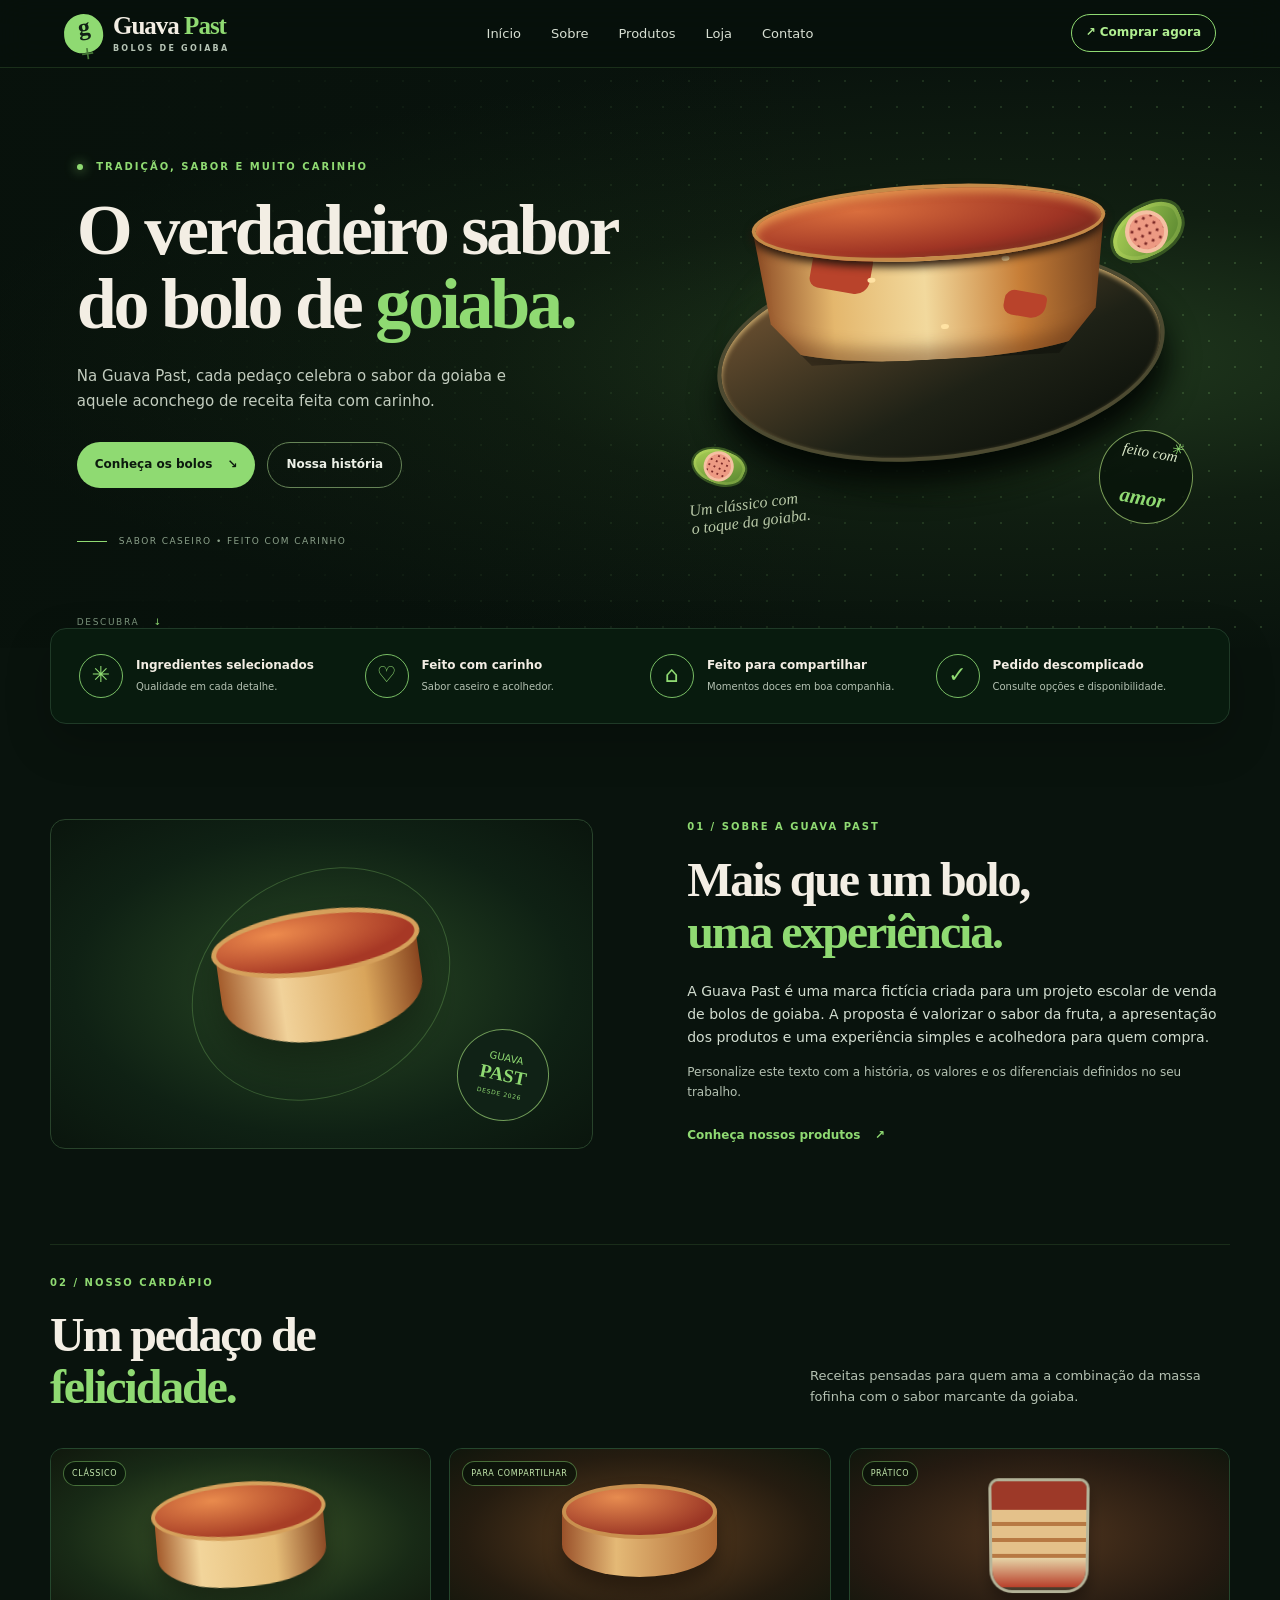
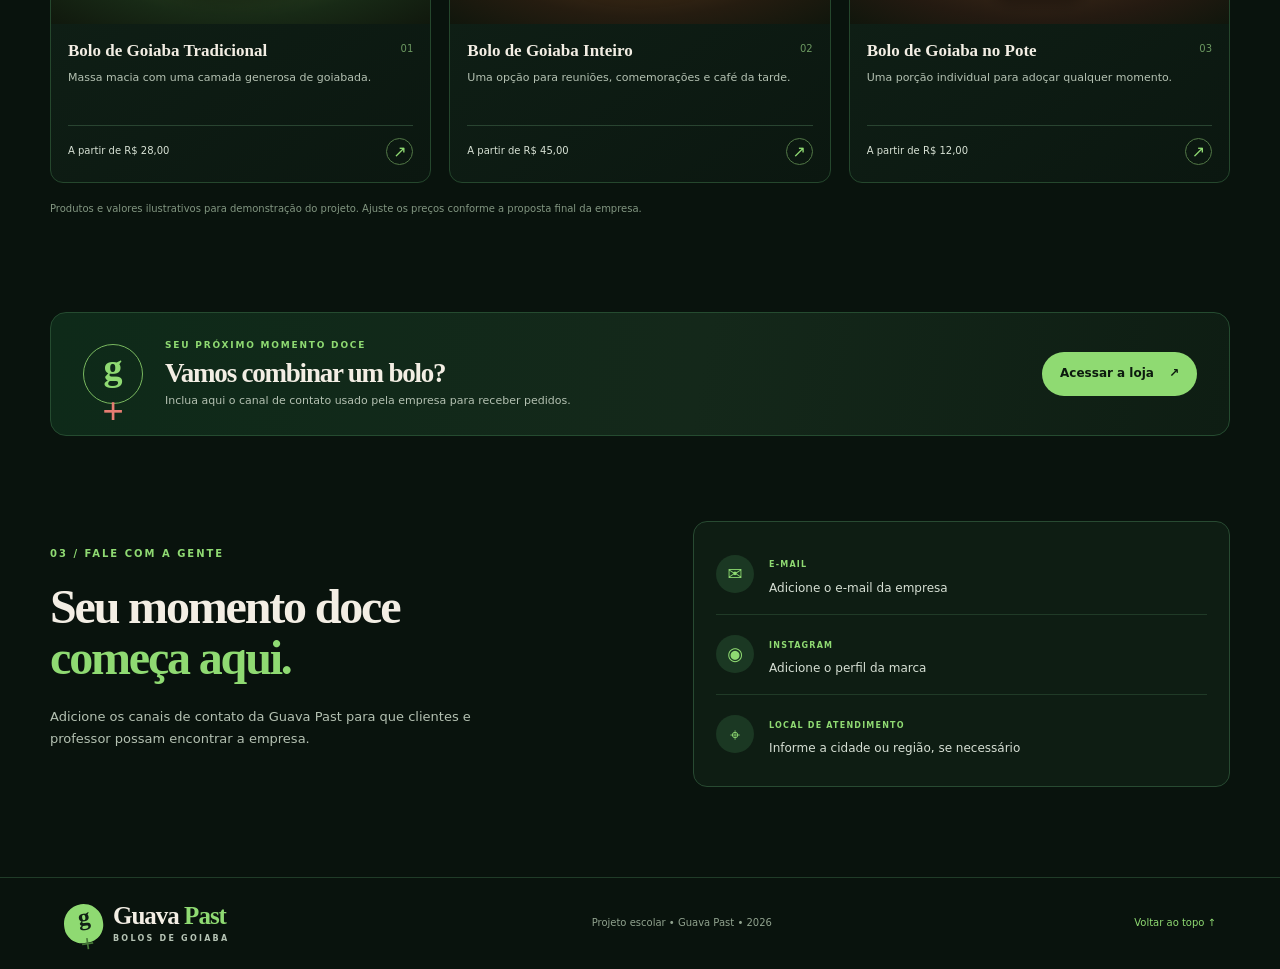
<file: index.html>
<!doctype html>
<html lang="pt-BR">
<head>
  <meta charset="utf-8">
  <meta name="viewport" content="width=device-width, initial-scale=1">
  <meta name="description" content="Guava Past — bolos de goiaba com sabor caseiro e muito carinho.">
  <meta name="theme-color" content="#09130d">
  <title>Guava Past | Bolos de Goiaba</title>
  <link rel="stylesheet" href="style.css">
  <script src="script.js" defer></script>
</head>
<body>
  <a class="skip-link" href="#conteudo">Pular para o conteúdo</a>
  <header class="header">
    <a class="brand" href="#inicio" aria-label="Guava Past, início">
      <span class="brand-icon" aria-hidden="true">g<span>+</span></span>
      <span class="brand-name">Guava <b>Past</b><small>BOLOS DE GOIABA</small></span>
    </a>
    <button class="menu-toggle" aria-label="Abrir menu" aria-expanded="false" aria-controls="main-nav">
      <span></span><span></span><span></span>
    </button>
    <nav class="nav" id="main-nav">
      <a href="#inicio">Início</a>
      <a href="#sobre">Sobre</a>
      <a href="#produtos">Produtos</a>
      <a href="vendas.html">Loja</a>
      <a href="#contato">Contato</a>
    </nav>
    <a class="header-cta" href="vendas.html"><span aria-hidden="true">↗</span> Comprar agora</a>
  </header>

  <main id="conteudo">
    <section class="hero" id="inicio">
      <div class="hero-shade"></div>
      <div class="hero-copy reveal">
        <p class="eyebrow"><span></span> TRADIÇÃO, SABOR E MUITO CARINHO</p>
        <h1>O verdadeiro sabor<br>do bolo de <em>goiaba.</em></h1>
        <p class="hero-description">Na Guava Past, cada pedaço celebra o sabor da goiaba e aquele aconchego de receita feita com carinho.</p>
        <div class="hero-actions">
          <a class="button button-primary" href="#produtos">Conheça os bolos <span>↘</span></a>
          <a class="button button-outline" href="#sobre">Nossa história</a>
        </div>
        <div class="hero-proof"><span class="proof-line"></span> SABOR CASEIRO • FEITO COM CARINHO</div>
      </div>
      <div class="hero-art reveal" aria-label="Ilustração decorativa de bolo com cobertura de goiabada">
        <div class="art-glow"></div>
        <div class="guava-fruit fruit-one"><span></span></div>
        <div class="guava-fruit fruit-two"><span></span></div>
        <div class="cake-plate">
          <div class="cake">
            <div class="cake-top"></div>
            <div class="cake-side"><span class="jam jam-one"></span><span class="jam jam-two"></span><span class="crumb crumb-one"></span><span class="crumb crumb-two"></span><span class="crumb crumb-three"></span></div>
          </div>
        </div>
        <div class="art-sticker">feito com<br><strong>amor</strong> <span>✳</span></div>
        <p class="art-caption">Um clássico com<br>o toque da goiaba.</p>
      </div>
      <a class="scroll-cue" href="#sobre">DESCUBRA <span>↓</span></a>
    </section>

    <section class="benefits" aria-label="Diferenciais">
      <article class="benefit reveal"><span class="benefit-icon">✳</span><div><h3>Ingredientes selecionados</h3><p>Qualidade em cada detalhe.</p></div></article>
      <article class="benefit reveal"><span class="benefit-icon">♡</span><div><h3>Feito com carinho</h3><p>Sabor caseiro e acolhedor.</p></div></article>
      <article class="benefit reveal"><span class="benefit-icon">⌂</span><div><h3>Feito para compartilhar</h3><p>Momentos doces em boa companhia.</p></div></article>
      <article class="benefit reveal"><span class="benefit-icon">✓</span><div><h3>Pedido descomplicado</h3><p>Consulte opções e disponibilidade.</p></div></article>
    </section>

    <section class="section about" id="sobre">
      <div class="about-art reveal">
        <div class="about-orbit"></div>
        <div class="mini-cake"><div class="mini-top"></div><div class="mini-side"></div></div>
        <div class="about-stamp">GUAVA<br><b>PAST</b><small>DESDE 2026</small></div>
      </div>
      <div class="about-copy reveal">
        <p class="eyebrow">01 / SOBRE A GUAVA PAST</p>
        <h2>Mais que um bolo,<br><em>uma experiência.</em></h2>
        <p>A Guava Past é uma marca fictícia criada para um projeto escolar de venda de bolos de goiaba. A proposta é valorizar o sabor da fruta, a apresentação dos produtos e uma experiência simples e acolhedora para quem compra.</p>
        <p class="muted">Personalize este texto com a história, os valores e os diferenciais definidos no seu trabalho.</p>
        <a class="text-link" href="#produtos">Conheça nossos produtos <span>↗</span></a>
      </div>
    </section>

    <section class="section products" id="produtos">
      <div class="section-title-row reveal">
        <div><p class="eyebrow">02 / NOSSO CARDÁPIO</p><h2>Um pedaço de<br><em>felicidade.</em></h2></div>
        <p class="section-description">Receitas pensadas para quem ama a combinação da massa fofinha com o sabor marcante da goiaba.</p>
      </div>
      <div class="product-grid">
        <article class="product-card reveal">
          <div class="product-visual product-classic"><span class="product-badge">CLÁSSICO</span><div class="product-cake"><div class="product-cake-top"></div><div class="product-cake-side"></div></div></div>
          <div class="product-info"><div class="product-name-row"><h3>Bolo de Goiaba Tradicional</h3><span class="product-number">01</span></div><p>Massa macia com uma camada generosa de goiabada.</p><div class="product-bottom"><span class="product-note">A partir de R$ 28,00</span><a href="vendas.html" aria-label="Comprar bolo tradicional">↗</a></div></div>
        </article>
        <article class="product-card reveal">
          <div class="product-visual product-whole"><span class="product-badge">PARA COMPARTILHAR</span><div class="whole-cake"><div class="whole-top"></div><div class="whole-side"></div></div></div>
          <div class="product-info"><div class="product-name-row"><h3>Bolo de Goiaba Inteiro</h3><span class="product-number">02</span></div><p>Uma opção para reuniões, comemorações e café da tarde.</p><div class="product-bottom"><span class="product-note">A partir de R$ 45,00</span><a href="vendas.html" aria-label="Comprar bolo inteiro">↗</a></div></div>
        </article>
        <article class="product-card reveal">
          <div class="product-visual product-pot"><span class="product-badge">PRÁTICO</span><div class="dessert-pot"><div class="pot-jam"></div><div class="pot-cake"></div><div class="pot-cream"></div></div></div>
          <div class="product-info"><div class="product-name-row"><h3>Bolo de Goiaba no Pote</h3><span class="product-number">03</span></div><p>Uma porção individual para adoçar qualquer momento.</p><div class="product-bottom"><span class="product-note">A partir de R$ 12,00</span><a href="vendas.html" aria-label="Comprar bolo no pote">↗</a></div></div>
        </article>
      </div>
      <p class="disclaimer">Produtos e valores ilustrativos para demonstração do projeto. Ajuste os preços conforme a proposta final da empresa.</p>
    </section>

    <section class="order-band reveal" id="pedido">
      <div class="order-mark" aria-hidden="true">g<span>+</span></div>
      <div class="order-copy"><p class="eyebrow">SEU PRÓXIMO MOMENTO DOCE</p><h2>Vamos combinar um bolo?</h2><p>Inclua aqui o canal de contato usado pela empresa para receber pedidos.</p></div>
      <a class="button button-primary" href="vendas.html">Acessar a loja <span>↗</span></a>
    </section>

    <section class="section contact" id="contato">
      <div class="contact-copy reveal"><p class="eyebrow">03 / FALE COM A GENTE</p><h2>Seu momento doce<br><em>começa aqui.</em></h2><p>Adicione os canais de contato da Guava Past para que clientes e professor possam encontrar a empresa.</p></div>
      <div class="contact-panel reveal">
        <div class="contact-row"><span class="contact-icon">✉</span><div><small>E-MAIL</small><p>Adicione o e-mail da empresa</p></div></div>
        <div class="contact-row"><span class="contact-icon">◉</span><div><small>INSTAGRAM</small><p>Adicione o perfil da marca</p></div></div>
        <div class="contact-row"><span class="contact-icon">⌖</span><div><small>LOCAL DE ATENDIMENTO</small><p>Informe a cidade ou região, se necessário</p></div></div>
      </div>
    </section>
  </main>

  <footer class="footer">
    <a class="brand" href="#inicio"><span class="brand-icon">g<span>+</span></span><span class="brand-name">Guava <b>Past</b><small>BOLOS DE GOIABA</small></span></a>
    <p>Projeto escolar • Guava Past • <span id="year">2026</span></p>
    <a class="back-top" href="#inicio">Voltar ao topo ↑</a>
  </footer>
</body>
</html>
</file>
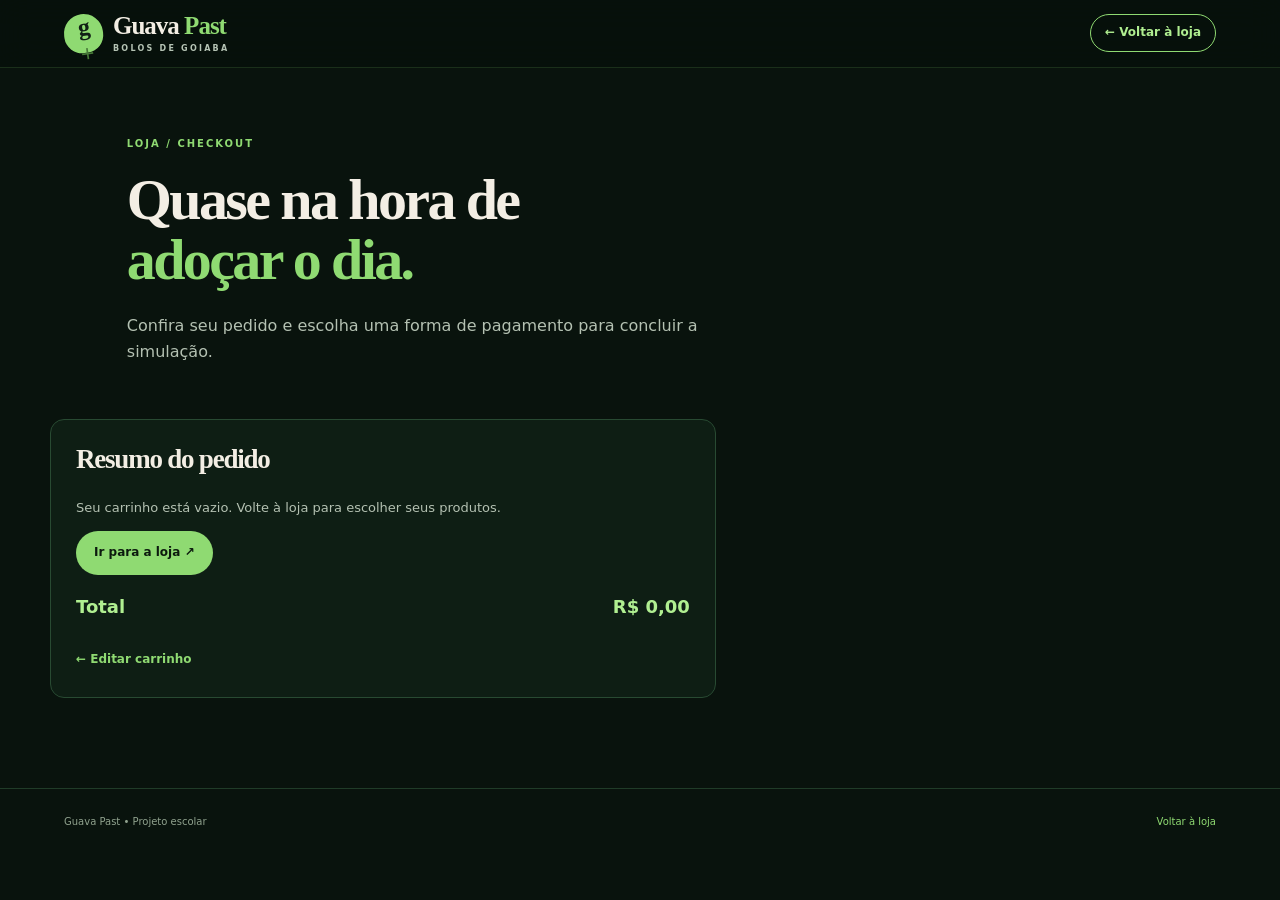
<file: checkout.html>
<!doctype html>
<html lang="pt-BR">
<head><meta charset="utf-8"><meta name="viewport" content="width=device-width, initial-scale=1"><meta name="theme-color" content="#09130d"><title>Finalizar pedido | Guava Past</title><link rel="stylesheet" href="style.css"><script src="checkout.js" defer></script></head>
<body class="shop-page">
<header class="header"><a class="brand" href="index.html"><span class="brand-icon">g<span>+</span></span><span class="brand-name">Guava <b>Past</b><small>BOLOS DE GOIABA</small></span></a><a class="header-cta" href="vendas.html">← Voltar à loja</a></header>
<main><section class="shop-hero"><p class="eyebrow">LOJA / CHECKOUT</p><h1>Quase na hora de<br><em>adoçar o dia.</em></h1><p>Confira seu pedido e escolha uma forma de pagamento para concluir a simulação.</p></section>
<section class="checkout-layout" id="checkout-content">
  <form class="checkout-card" id="checkout-form"><h2>Dados do pedido</h2>
    <label class="field">Nome para o pedido<input name="name" autocomplete="name" placeholder="Seu nome" required maxlength="70"></label>
    <label class="field">E-mail (opcional)<input name="email" type="email" autocomplete="email" placeholder="voce@exemplo.com"></label>
    <h2 style="font-size:22px;margin-top:25px">Forma de pagamento</h2>
    <div class="payment-options">
      <label class="payment-option"><input type="radio" name="payment" value="Pix" checked><span><strong>Pix</strong><br><small>Pagamento instantâneo (simulado)</small></span></label>
      <label class="payment-option"><input type="radio" name="payment" value="Cartão de crédito"><span><strong>Cartão de crédito</strong><br><small>Opção demonstrativa</small></span></label>
      <label class="payment-option"><input type="radio" name="payment" value="Cartão de débito"><span><strong>Cartão de débito</strong><br><small>Opção demonstrativa</small></span></label>
    </div>
    <div class="payment-info" id="payment-info" aria-live="polite">Pix selecionado. Ao concluir, será exibida uma confirmação fictícia. Nenhuma chave Pix ou cobrança real será gerada.</div>
    <button class="checkout-button" type="submit" style="margin-top:20px">Confirmar pedido demonstrativo ↗</button>
    <p class="demo-note">Não informe dados reais de cartão. Este checkout não se conecta a bancos, operadoras ou serviços de pagamento.</p>
  </form>
  <aside class="checkout-card"><h2>Resumo do pedido</h2><div id="summary-items"></div><div class="order-summary-total"><span>Total</span><strong id="summary-total">R$ 0,00</strong></div><a class="text-link" href="vendas.html">← Editar carrinho</a></aside>
</section>
<section class="checkout-card success-state" id="success-state"><div class="success-mark">✓</div><p class="eyebrow">SIMULAÇÃO CONCLUÍDA</p><h2>Pedido registrado!</h2><p id="success-message" style="color:var(--muted)"></p><p class="demo-note">Esta é apenas uma demonstração escolar. Nenhum pagamento foi realizado.</p><a class="button button-primary" href="index.html">Voltar ao início ↗</a></section>
</main><footer class="footer"><span>Guava Past • Projeto escolar</span><a class="back-top" href="vendas.html">Voltar à loja</a></footer>
</body></html>
</file>
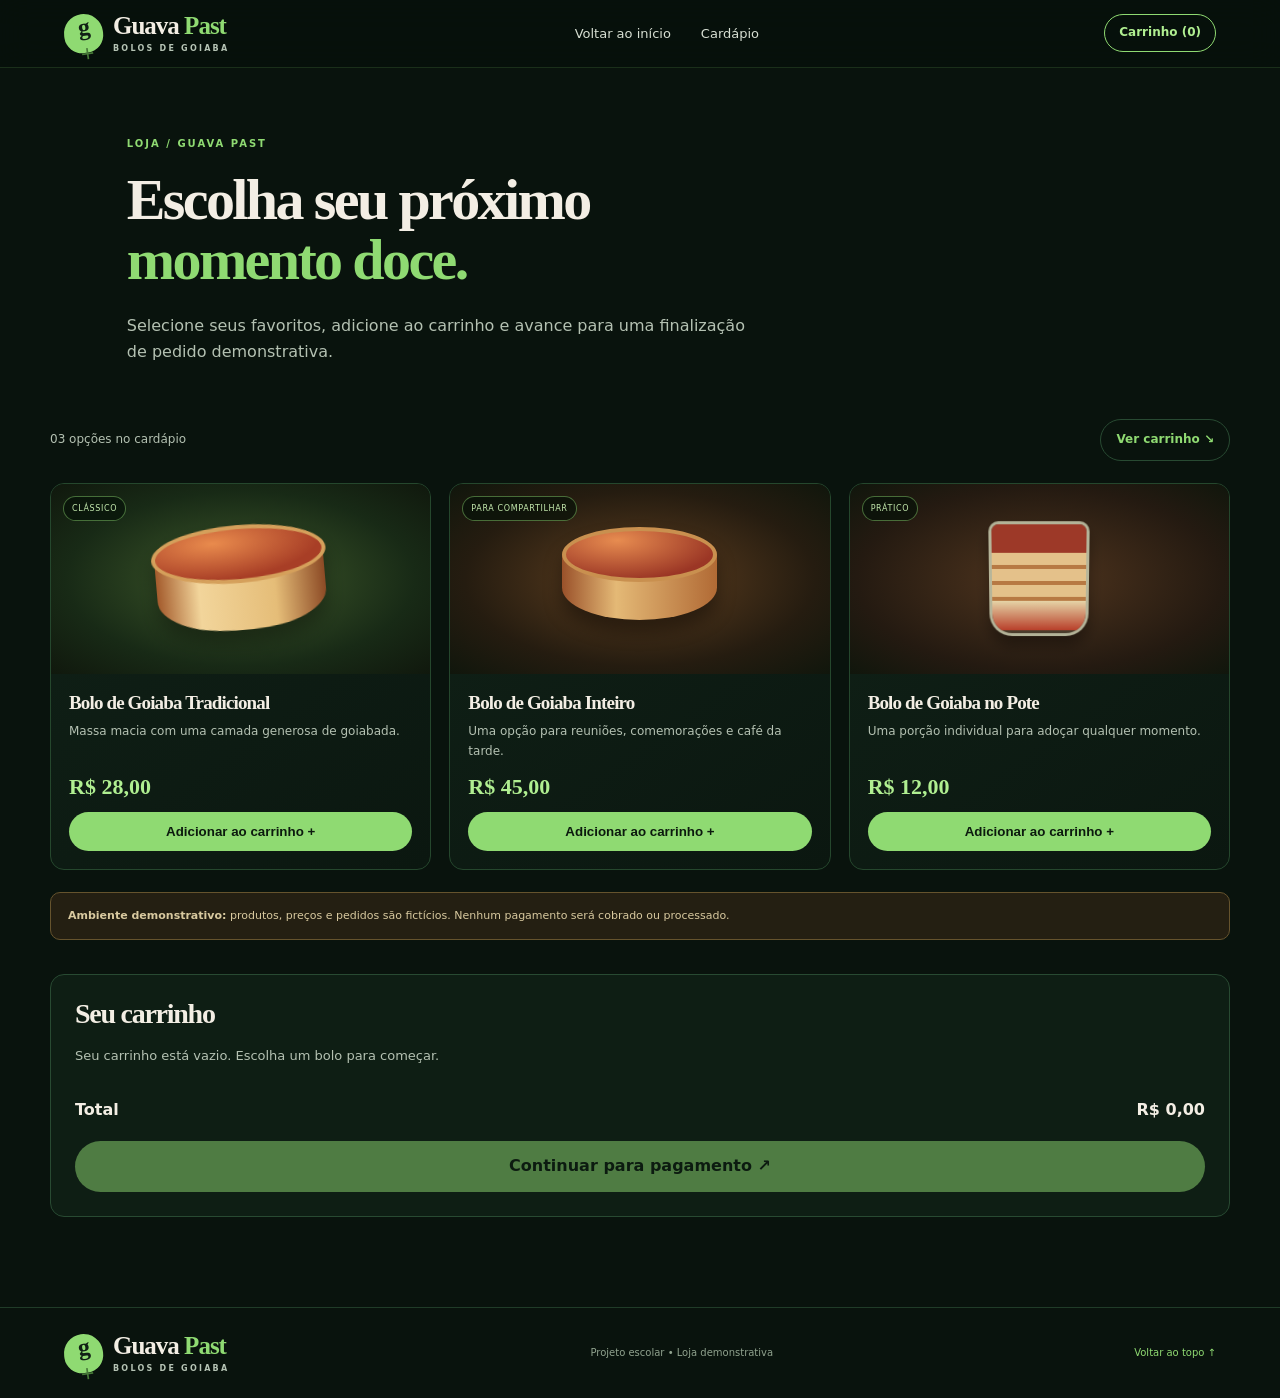
<file: vendas.html>
<!doctype html>
<html lang="pt-BR">
<head>
  <meta charset="utf-8"><meta name="viewport" content="width=device-width, initial-scale=1">
  <meta name="theme-color" content="#09130d"><title>Loja | Guava Past</title>
  <link rel="stylesheet" href="style.css"><script src="loja.js" defer></script>
</head>
<body class="shop-page">
  <header class="header">
    <a class="brand" href="index.html"><span class="brand-icon">g<span>+</span></span><span class="brand-name">Guava <b>Past</b><small>BOLOS DE GOIABA</small></span></a>
    <nav class="nav" style="display:flex"><a href="index.html">Voltar ao início</a><a href="#catalogo">Cardápio</a></nav>
    <a class="header-cta" href="#carrinho">Carrinho (<span id="cart-count">0</span>)</a>
  </header>
  <main>
    <section class="shop-hero"><p class="eyebrow">LOJA / GUAVA PAST</p><h1>Escolha seu próximo<br><em>momento doce.</em></h1><p>Selecione seus favoritos, adicione ao carrinho e avance para uma finalização de pedido demonstrativa.</p></section>
    <section class="shop-wrap" id="catalogo">
      <div class="shop-toolbar"><span>03 opções no cardápio</span><a class="cart-pill" href="#carrinho">Ver carrinho ↘</a></div>
      <div class="shop-grid">
        <article class="shop-card"><div class="product-visual product-classic"><span class="product-badge">CLÁSSICO</span><div class="product-cake"><div class="product-cake-top"></div><div class="product-cake-side"></div></div></div><div class="shop-card-body"><h2>Bolo de Goiaba Tradicional</h2><p>Massa macia com uma camada generosa de goiabada.</p><span class="shop-price">R$ 28,00</span><button class="shop-button" data-add="tradicional">Adicionar ao carrinho +</button></div></article>
        <article class="shop-card"><div class="product-visual product-whole"><span class="product-badge">PARA COMPARTILHAR</span><div class="whole-cake"><div class="whole-top"></div><div class="whole-side"></div></div></div><div class="shop-card-body"><h2>Bolo de Goiaba Inteiro</h2><p>Uma opção para reuniões, comemorações e café da tarde.</p><span class="shop-price">R$ 45,00</span><button class="shop-button" data-add="inteiro">Adicionar ao carrinho +</button></div></article>
        <article class="shop-card"><div class="product-visual product-pot"><span class="product-badge">PRÁTICO</span><div class="dessert-pot"><div class="pot-jam"></div><div class="pot-cake"></div><div class="pot-cream"></div></div></div><div class="shop-card-body"><h2>Bolo de Goiaba no Pote</h2><p>Uma porção individual para adoçar qualquer momento.</p><span class="shop-price">R$ 12,00</span><button class="shop-button" data-add="pote">Adicionar ao carrinho +</button></div></article>
      </div>
      <div class="demo-note"><strong>Ambiente demonstrativo:</strong> produtos, preços e pedidos são fictícios. Nenhum pagamento será cobrado ou processado.</div>
      <section class="cart-panel" id="carrinho"><h2>Seu carrinho</h2><div id="cart-items" aria-live="polite"><p class="cart-empty">Seu carrinho está vazio. Escolha um bolo para começar.</p></div><div class="cart-total"><span>Total</span><strong id="cart-total">R$ 0,00</strong></div><a class="checkout-button" id="go-checkout" href="checkout.html" aria-disabled="true" style="opacity:.5;pointer-events:none">Continuar para pagamento ↗</a></section>
    </section>
  </main>
  <footer class="footer"><a class="brand" href="index.html"><span class="brand-icon">g<span>+</span></span><span class="brand-name">Guava <b>Past</b><small>BOLOS DE GOIABA</small></span></a><p>Projeto escolar • Loja demonstrativa</p><a class="back-top" href="#catalogo">Voltar ao topo ↑</a></footer>
</body></html>
</file>
<file: style.css>
:root {
  --bg: #09130d; --panel: #0e1e14; --panel-light: #13291b; --line: #284a32;
  --text: #f3eee4; --muted: #b4c1b2; --green: #8fda72; --green-light: #b0ef91;
  --pink: #e77d72; --jam: #a83e30; --cream: #e8c99a; --max: 1180px;
}
* { box-sizing: border-box; }
html { scroll-behavior: smooth; scroll-padding-top: 88px; }
body { margin: 0; background: var(--bg); color: var(--text); font-family: Inter, ui-sans-serif, system-ui, -apple-system, BlinkMacSystemFont, "Segoe UI", sans-serif; line-height: 1.65; }
a { color: inherit; }
.skip-link { position: absolute; left: -9999px; top: 0; z-index: 100; padding: 10px; color: var(--bg); background: var(--green); }
.skip-link:focus { left: 10px; }
.header { position: sticky; top: 0; z-index: 30; display: flex; align-items: center; justify-content: space-between; gap: 25px; padding: 13px max(5%, calc((100% - var(--max))/2)); background: rgba(7,17,11,.92); border-bottom: 1px solid rgba(143,218,114,.15); backdrop-filter: blur(16px); }
.brand { display: inline-flex; align-items: center; gap: 10px; text-decoration: none; flex-shrink: 0; }
.brand-icon { display: grid; place-items: center; width: 39px; height: 39px; border-radius: 50% 50% 45% 45%; color: #102015; background: var(--green); font: 800 24px Georgia, serif; letter-spacing: -.1em; transform: rotate(-8deg); }
.brand-icon span { color: #487a39; }
.brand-name { display: block; color: var(--text); font: 700 25px/1 Georgia, serif; letter-spacing: -.04em; }
.brand-name b { color: var(--green); }
.brand-name small { display: block; margin-top: 6px; color: #b6c4b5; font: 700 8px/1.2 system-ui, sans-serif; letter-spacing: .28em; }
.nav { display: flex; align-items: center; gap: clamp(13px, 2.5vw, 30px); }
.nav a { color: #d7dfd3; text-decoration: none; font-size: 13px; transition: color .2s ease; }
.nav a:hover, .nav a:focus-visible { color: var(--green); }
.header-cta { white-space: nowrap; border: 1px solid var(--green); border-radius: 30px; padding: 8px 14px; color: var(--green-light); text-decoration: none; font-size: 12px; font-weight: 750; transition: background .2s, color .2s; }
.header-cta:hover { background: var(--green); color: var(--bg); }
.menu-toggle { display: none; border: 1px solid var(--line); border-radius: 9px; padding: 9px; width: 42px; background: transparent; }
.menu-toggle span { display: block; height: 2px; margin: 4px 0; background: var(--green); }
.hero { min-height: 580px; position: relative; overflow: hidden; display: grid; grid-template-columns: 1fr .9fr; align-items: center; gap: 20px; padding: 72px max(6%, calc((100% - var(--max))/2)) 80px; background: radial-gradient(ellipse at 80% 50%, #213a1e 0%, #101e11 37%, #09130d 74%); }
.hero::before { content: ""; position: absolute; inset: 0; opacity: .2; background-image: radial-gradient(#91d67b 1px, transparent 1px); background-size: 26px 26px; mask-image: linear-gradient(90deg, transparent 5%, black 100%); pointer-events: none; }
.hero-shade { position: absolute; inset: 0; background: linear-gradient(90deg, rgba(5,14,8,.28), transparent 70%); }
.hero-copy, .hero-art { position: relative; z-index: 1; }
.eyebrow { color: var(--green); font-size: 10px; font-weight: 850; letter-spacing: .2em; margin: 0 0 18px; }
.eyebrow span { display: inline-block; width: 6px; height: 6px; margin-right: 8px; border-radius: 50%; background: var(--green); box-shadow: 0 0 12px var(--green); }
h1, h2, h3, p { margin-top: 0; }
h1, h2 { font-family: Georgia, "Times New Roman", serif; font-weight: 700; letter-spacing: -.045em; }
h1 { font-size: clamp(42px, 5.7vw, 72px); line-height: 1.03; margin-bottom: 23px; }
h1 em, h2 em { color: var(--green); font-style: normal; }
.hero-description { max-width: 470px; color: #c3cdbf; font-size: 15px; }
.hero-actions { display: flex; flex-wrap: wrap; gap: 12px; margin-top: 28px; }
.button { display: inline-flex; align-items: center; gap: 15px; border-radius: 30px; padding: 12px 18px; font-size: 12px; font-weight: 800; text-decoration: none; transition: transform .2s ease, background .2s ease; }
.button:hover { transform: translateY(-3px); }
.button-primary { color: #0c1a0e; background: var(--green); }
.button-primary:hover { background: var(--green-light); }
.button-outline { color: #edf1e8; border: 1px solid #668457; }
.button-outline:hover { background: #182d1a; }
.hero-proof { display: flex; align-items: center; gap: 12px; margin-top: 46px; color: #8ba08a; font-size: 9px; letter-spacing: .16em; }
.proof-line { width: 30px; height: 1px; background: var(--green); }
.hero-art { min-height: 390px; display: grid; place-items: center; }
.art-glow { position: absolute; width: 90%; height: 80%; border-radius: 50%; background: radial-gradient(ellipse, rgba(129,183,69,.22), transparent 68%); filter: blur(8px); }
.cake-plate { position: relative; width: min(95%, 450px); height: 210px; border-radius: 50%; background: linear-gradient(160deg, #7d5b37, #1e2116 62%, #080d08); border: 4px solid #4d4a31; box-shadow: 0 25px 30px #030804, inset 0 3px 5px #c6a66a; transform: rotate(-7deg); }
.cake { position: absolute; left: 10%; top: -84px; width: 80%; height: 210px; transform: rotate(4deg); }
.cake-side { position: absolute; top: 45px; left: 0; right: 0; height: 145px; border-radius: 12% 12% 45% 45% / 10% 10% 25% 25%; background: linear-gradient(90deg, #8d4b24, #e4b76d 22%, #f2d99d 48%, #c77e37 75%, #70401f); box-shadow: inset 0 -13px 15px rgba(88,43,18,.4), 0 12px 10px rgba(0,0,0,.3); clip-path: polygon(0 0,100% 0,96% 70%,85% 100%,15% 100%,4% 70%); }
.cake-top { position: absolute; z-index: 2; top: 15px; left: 0; right: 0; height: 76px; border-radius: 50%; background: radial-gradient(ellipse at 30% 28%, #d96e3d, #9f3424 62%, #541e17); border: 4px solid #c58a48; box-shadow: inset 0 5px 8px rgba(255,197,100,.55), 0 5px 8px #28180e; }
.jam { position: absolute; z-index: 3; height: 38px; width: 60px; background: #b9432b; border-radius: 10px 5px 15px 9px; transform: rotate(13deg); }
.jam-one { left: 16%; top: 34px; }.jam-two { right: 18%; top: 82px; width: 42px; height: 25px; }
.crumb { position: absolute; z-index: 4; width: 8px; height: 5px; border-radius: 50%; background: #ffe2a3; }.crumb-one { left: 32%; top: 60px; }.crumb-two { left: 70%; top: 45px; }.crumb-three { left: 52%; top: 110px; }
.guava-fruit { position: absolute; z-index: 3; width: 80px; height: 55px; border-radius: 60% 40% 55% 45%; background: linear-gradient(135deg, #b3d85a, #507e2b); border: 3px solid #375622; transform: rotate(-24deg); box-shadow: inset 0 0 0 4px rgba(207,234,114,.2); }
.guava-fruit span { position: absolute; width: 43px; height: 43px; border-radius: 50%; background: radial-gradient(circle, #7d2b28 1px, transparent 2px), #ed9a83; background-size: 8px 8px, auto; border: 4px solid #f5c0a2; top: 3px; left: 15px; }
.fruit-one { right: 3%; top: 45px; }.fruit-two { left: 0; bottom: 55px; transform: rotate(24deg) scale(.7); }
.art-sticker { position: absolute; right: 2%; bottom: 25px; display: grid; place-items: center; width: 94px; height: 94px; border: 1px solid #7a9e58; border-radius: 50%; color: #dbe9c9; background: rgba(8,20,10,.82); text-align: center; font: italic 15px Georgia, serif; transform: rotate(10deg); }
.art-sticker strong { color: var(--green); font-size: 21px; }.art-sticker span { position: absolute; top: 4px; right: 14px; color: var(--green); }
.art-caption { position: absolute; left: 2%; bottom: 2px; color: #b8c8a7; font: italic 16px Georgia, serif; transform: rotate(-7deg); }
.scroll-cue { position: absolute; bottom: 18px; left: max(6%, calc((100% - var(--max))/2)); color: #7d967e; text-decoration: none; font-size: 9px; letter-spacing: .18em; }.scroll-cue span { color: var(--green); margin-left: 10px; }
.benefits { position: relative; z-index: 4; display: grid; grid-template-columns: repeat(4,1fr); gap: 20px; max-width: var(--max); margin: -20px auto 0; padding: 25px 28px; border: 1px solid #1f3a27; border-radius: 16px; background: rgba(9,27,15,.97); box-shadow: 0 18px 45px rgba(0,0,0,.22); }
.benefit { display: flex; align-items: center; gap: 13px; }.benefit-icon { flex: 0 0 44px; display: grid; place-items: center; width: 44px; height: 44px; border: 1px solid #78bd64; border-radius: 50%; color: var(--green); font-size: 22px; }
.benefit h3 { margin-bottom: 3px; font-size: 12px; }.benefit p { margin: 0; color: var(--muted); font-size: 10px; }
.section { max-width: var(--max); margin: auto; padding: 95px 0; }
.about { display: grid; grid-template-columns: 1fr 1fr; align-items: center; gap: 8%; }
.about-art { position: relative; display: grid; place-items: center; min-height: 330px; overflow: hidden; border: 1px solid #28432b; border-radius: 15px; background: radial-gradient(ellipse at center, #2a4a25, #0f2114 65%, #0a150d); }
.about-orbit { position: absolute; width: 270px; height: 220px; border: 1px solid rgba(143,218,114,.27); border-radius: 50%; transform: rotate(-30deg); }
.mini-cake { position: relative; width: 210px; height: 155px; transform: rotate(-8deg); filter: drop-shadow(0 20px 18px rgba(0,0,0,.35)); }
.mini-top { position: absolute; top: 4px; width: 210px; height: 65px; border-radius: 50%; background: radial-gradient(ellipse at 30% 25%, #ed8b4d, #a73825 70%); border: 5px solid #d5a05b; z-index: 2; }
.mini-side { position: absolute; top: 35px; left: 4px; width: 202px; height: 100px; border-radius: 0 0 50% 50%; background: linear-gradient(90deg, #a45c2c, #f1d29a 30%, #d9a55b 72%, #88451f); }
.about-stamp { position: absolute; right: 8%; bottom: 8%; padding: 15px; border: 1px solid #719d59; border-radius: 50%; width: 92px; height: 92px; display: grid; place-content: center; text-align: center; color: var(--green); font-size: 10px; line-height: 1.2; transform: rotate(12deg); background: #102216; }
.about-stamp b { font: 700 19px Georgia,serif; }.about-stamp small { font-size: 6px; letter-spacing: .12em; margin-top: 4px; }
h2 { font-size: clamp(34px, 4vw, 48px); line-height: 1.08; margin-bottom: 22px; }
.about-copy > p:not(.eyebrow) { color: #d2ddd0; font-size: 14px; }.about-copy .muted { color: var(--muted) !important; font-size: 12px !important; }
.text-link { display: inline-block; margin-top: 12px; color: var(--green); font-size: 12px; font-weight: 800; text-decoration: none; }.text-link span { margin-left: 10px; }
.products { padding-top: 30px; border-top: 1px solid rgba(143,218,114,.13); }
.section-title-row { display: flex; justify-content: space-between; align-items: end; gap: 35px; margin-bottom: 35px; }.section-title-row h2 { margin-bottom: 0; }.section-description { max-width: 420px; color: var(--muted); font-size: 13px; margin-bottom: 5px; }
.product-grid { display: grid; grid-template-columns: repeat(3,1fr); gap: 18px; }
.product-card { overflow: hidden; border: 1px solid #25472d; border-radius: 13px; background: linear-gradient(145deg, #102117, #0b1710); transition: transform .25s ease, border-color .25s ease; }.product-card:hover { transform: translateY(-5px); border-color: #76b75d; }
.product-visual { position: relative; height: 175px; overflow: hidden; display: grid; place-items: center; background: radial-gradient(ellipse at center, #405b2b, #182a16 65%, #10180d); }
.product-badge { position: absolute; z-index: 5; top: 12px; left: 12px; padding: 5px 8px; border: 1px solid rgba(143,218,114,.45); border-radius: 30px; color: #c3e8ad; background: rgba(5,17,8,.65); font-size: 8px; letter-spacing: .08em; }
.product-cake { position: relative; width: 175px; height: 125px; transform: rotate(-5deg); filter: drop-shadow(0 12px 10px rgba(0,0,0,.35)); }
.product-cake-top { position: absolute; z-index: 2; top: 8px; width: 175px; height: 58px; border-radius: 50%; background: radial-gradient(ellipse at 35% 25%, #e98b4d, #a83e26 70%); border: 4px solid #d5a05b; }
.product-cake-side { position: absolute; top: 35px; left: 3px; width: 169px; height: 78px; border-radius: 0 0 45% 45%; background: linear-gradient(90deg, #a45b2c, #f2d59b 25%, #e5bd78 70%, #8c4a25); }
.product-whole { background: radial-gradient(ellipse at center, #614020, #251c10 65%, #10160c); }.whole-cake { position: relative; width: 155px; height: 105px; filter: drop-shadow(0 12px 9px rgba(0,0,0,.4)); }.whole-top { position: absolute; z-index: 2; top: 0; width: 155px; height: 55px; border-radius: 50%; background: radial-gradient(ellipse at 35% 20%, #e78c50, #9b3625 75%); border: 4px solid #c9904f; }.whole-side { position: absolute; top: 28px; width: 155px; height: 65px; border-radius: 0 0 50% 50%; background: linear-gradient(90deg,#9a512a,#e4b976 35%,#b16a35); }
.product-pot { background: radial-gradient(ellipse at center, #50351e, #241a11 68%, #10160c); }.dessert-pot { position: relative; width: 100px; height: 115px; border: 3px solid rgba(224,229,198,.7); border-radius: 10px 10px 23px 23px; overflow: hidden; background: rgba(215,223,187,.12); transform: perspective(200px) rotateX(-3deg); box-shadow: 0 10px 15px rgba(0,0,0,.35); }.pot-jam { height: 28px; background: #9d3928; }.pot-cake { height: 48px; background: repeating-linear-gradient(to bottom,#e4c18a 0 12px,#b77943 12px 16px); }.pot-cream { height: 30px; background: linear-gradient(#e5d4a7,#b83f2a); }
.product-info { padding: 17px; }.product-name-row { display: flex; justify-content: space-between; gap: 8px; align-items: start; }.product-info h3 { margin-bottom: 8px; font: 700 17px Georgia,serif; }.product-number { color: #6b9860; font-size: 10px; }.product-info p { min-height: 42px; margin-bottom: 14px; color: var(--muted); font-size: 11px; }.product-bottom { display: flex; justify-content: space-between; align-items: center; gap: 10px; border-top: 1px solid #294431; padding-top: 12px; }.product-note { color: #d8e2d5; font-size: 10px; }.product-bottom a { display: grid; place-items: center; width: 27px; height: 27px; border: 1px solid #527746; border-radius: 50%; color: var(--green); text-decoration: none; }
.disclaimer { margin: 18px 0 0; color: #829681; font-size: 10px; }
.order-band { max-width: var(--max); margin: 0 auto 70px; display: flex; align-items: center; gap: 22px; padding: 25px 32px; border: 1px solid #254b30; border-radius: 16px; background: linear-gradient(100deg, #0e2a19, #14281a 55%, #0e1d13); }
.order-mark { flex: 0 0 60px; display: grid; place-items: center; width: 60px; height: 60px; border: 1px solid #79b85f; border-radius: 50%; color: var(--green); font: 700 38px Georgia,serif; }.order-mark span { color: var(--pink); }
.order-copy { flex: 1; }.order-copy .eyebrow { margin-bottom: 6px; font-size: 9px; }.order-copy h2 { margin-bottom: 4px; font-size: 27px; }.order-copy p:last-child { margin-bottom: 0; color: var(--muted); font-size: 11px; }
.contact { display: grid; grid-template-columns: 1fr 1fr; align-items: center; gap: 9%; padding-top: 15px; padding-bottom: 90px; }.contact-copy > p:not(.eyebrow) { max-width: 430px; color: var(--muted); font-size: 13px; }
.contact-panel { padding: 12px 22px; border: 1px solid var(--line); border-radius: 14px; background: #0e1d13; }.contact-row { display: flex; align-items: center; gap: 15px; padding: 15px 0; border-bottom: 1px solid #203a27; }.contact-row:last-child { border-bottom: 0; }.contact-icon { display: grid; place-items: center; width: 38px; height: 38px; border-radius: 50%; color: var(--green); background: #1b3823; font-size: 18px; }.contact-row small { color: var(--green); font-size: 8px; font-weight: 800; letter-spacing: .15em; }.contact-row p { margin: 3px 0 0; color: #d6dfd4; font-size: 12px; }
.footer { display: flex; justify-content: space-between; align-items: center; gap: 20px; padding: 25px max(5%, calc((100% - var(--max))/2)); border-top: 1px solid #203c28; color: #90a28e; font-size: 10px; }.footer p { margin: 0; }.back-top { color: var(--green); text-decoration: none; }
.reveal { opacity: 0; transform: translateY(17px); transition: opacity .65s ease, transform .65s ease; }.reveal.is-visible { opacity: 1; transform: translateY(0); }
@media (prefers-reduced-motion: reduce) { *,*::before,*::after { scroll-behavior: auto !important; animation-duration: .01ms !important; transition-duration: .01ms !important; }.reveal { opacity: 1; transform: none; } }
@media (max-width: 1000px) { .header { gap: 12px; }.header-cta { display: none; }.benefits { margin-left: 5%; margin-right: 5%; grid-template-columns: repeat(2,1fr); }.section { margin-left: 6%; margin-right: 6%; }.order-band { margin-left: 6%; margin-right: 6%; } }
@media (max-width: 720px) {
  .header { padding: 11px 5%; }.brand-name { font-size: 22px; }.menu-toggle { display: block; margin-left: auto; }.nav { display: none; position: absolute; top: 100%; left: 0; right: 0; padding: 12px 5% 20px; background: #09130d; border-bottom: 1px solid var(--line); flex-direction: column; align-items: stretch; gap: 0; }.nav.is-open { display: flex; }.nav a { padding: 12px 0; border-bottom: 1px solid #1d3322; }
  .hero { grid-template-columns: 1fr; padding: 58px 6% 60px; gap: 0; }.hero-art { min-height: 310px; }.cake-plate { width: 88%; height: 160px; }.cake { top: -74px; transform: scale(.82) rotate(4deg); }.fruit-one { right: 2%; top: 18px; }.fruit-two { left: 0; bottom: 30px; }.art-sticker { right: 1%; bottom: 10px; transform: scale(.85) rotate(10deg); }.art-caption { left: 0; bottom: -4px; font-size: 13px; }.hero-proof { margin-top: 30px; }.scroll-cue { left: 6%; }
  .benefits { grid-template-columns: 1fr 1fr; gap: 20px 12px; padding: 20px 15px; }.benefit { align-items: flex-start; gap: 9px; }.benefit-icon { flex-basis: 35px; width: 35px; height: 35px; font-size: 18px; }.benefit h3 { font-size: 11px; }.benefit p { font-size: 9px; }
  .section { padding: 70px 0; }.about { grid-template-columns: 1fr; gap: 30px; }.about-art { min-height: 270px; }.section-title-row { display: block; }.section-description { margin-top: 22px; }.product-grid { grid-template-columns: 1fr; }.product-visual { height: 200px; }.product-info p { min-height: 0; }.order-band { flex-wrap: wrap; margin-bottom: 55px; padding: 22px; gap: 15px; }.order-mark { width: 48px; height: 48px; flex-basis: 48px; font-size: 30px; }.order-copy { min-width: calc(100% - 70px); }.order-copy h2 { font-size: 23px; }.order-band .button { margin-left: 0; }.contact { grid-template-columns: 1fr; gap: 25px; padding-bottom: 65px; }.footer { flex-wrap: wrap; padding: 22px 5%; }.footer p { order: 3; width: 100%; }
}
@media (max-width: 390px) { .brand-name { font-size: 20px; }.hero-actions .button { padding: 11px 13px; }.benefits { margin-left: 4%; margin-right: 4%; }.benefit { display: block; }.benefit-icon { margin-bottom: 8px; } }

/* Loja e checkout demonstrativos */
.shop-page { min-height: 100vh; }
.shop-hero { padding: 68px 6% 38px; max-width: var(--max); margin: auto; }
.shop-hero h1 { font-size: clamp(38px,5vw,58px); }
.shop-hero p:not(.eyebrow) { color: var(--muted); max-width: 620px; }
.shop-wrap { max-width: var(--max); margin: auto; padding: 0 0 90px; }
.shop-toolbar { display:flex; justify-content:space-between; align-items:center; gap:16px; margin: 0 0 22px; color:var(--muted); font-size:12px; }
.cart-pill { border:1px solid var(--line); border-radius:30px; padding:10px 15px; color:var(--green); text-decoration:none; font-weight:800; }
.shop-grid { display:grid; grid-template-columns:repeat(3,1fr); gap:18px; }
.shop-card { overflow:hidden; border:1px solid #25472d; border-radius:14px; background:linear-gradient(145deg,#102117,#0b1710); }
.shop-card .product-visual { height:190px; }
.shop-card-body { padding:18px; }
.shop-card h2 { font:700 19px Georgia,serif; margin:0 0 8px; }
.shop-card p { color:var(--muted); font-size:12px; min-height:40px; }
.shop-price { display:block; color:var(--green-light); font:700 22px Georgia,serif; margin:12px 0; }
.shop-button, .checkout-button { display:inline-flex; justify-content:center; align-items:center; width:100%; border:0; border-radius:30px; padding:12px 16px; background:var(--green); color:#0c1a0e; font-weight:850; cursor:pointer; text-decoration:none; }
.shop-button:hover,.checkout-button:hover { background:var(--green-light); }
.demo-note { margin-top:22px; padding:14px 17px; border:1px solid #65532d; border-radius:10px; color:#d8c99f; background:#241f12; font-size:11px; }
.cart-panel { margin-top:34px; padding:24px; border:1px solid var(--line); border-radius:14px; background:var(--panel); }
.cart-panel h2 { font-size:28px; margin-bottom:15px; }
.cart-empty { color:var(--muted); font-size:13px; }
.cart-line { display:grid; grid-template-columns:1fr auto auto; align-items:center; gap:15px; padding:13px 0; border-bottom:1px solid #294431; font-size:13px; }
.cart-line small { display:block; color:var(--muted); }
.qty-controls { display:flex; align-items:center; gap:9px; }
.qty-controls button { width:28px; height:28px; border:1px solid var(--line); border-radius:50%; color:var(--green); background:transparent; cursor:pointer; }
.cart-total { display:flex; justify-content:space-between; padding:18px 0; font-weight:800; }
.checkout-layout { display:grid; grid-template-columns:1.15fr .85fr; gap:22px; max-width:var(--max); margin:auto; padding:0 0 90px; }
.checkout-card { padding:25px; border:1px solid var(--line); border-radius:14px; background:var(--panel); }
.checkout-card h2 { font-size:27px; }
.field { display:grid; gap:6px; margin:14px 0; color:var(--muted); font-size:12px; }
.field input { width:100%; padding:12px 13px; border:1px solid #35543a; border-radius:8px; color:var(--text); background:#09150d; font:inherit; }
.payment-options { display:grid; gap:10px; margin:15px 0; }
.payment-option { display:flex; gap:11px; align-items:center; padding:13px; border:1px solid #35543a; border-radius:9px; cursor:pointer; color:var(--text); font-size:13px; }
.payment-option:has(input:checked) { border-color:var(--green); background:#14291a; }
.payment-option input { accent-color:var(--green); }
.payment-info { padding:13px; border-radius:9px; background:#09150d; color:var(--muted); font-size:12px; }
.order-summary-line { display:flex; justify-content:space-between; gap:12px; padding:10px 0; border-bottom:1px solid #294431; font-size:12px; }
.order-summary-total { display:flex; justify-content:space-between; padding:17px 0; color:var(--green-light); font-weight:850; font-size:18px; }
.success-state { display:none; text-align:center; padding:35px 15px; }
.success-state.show { display:block; }
.success-mark { display:grid; place-items:center; width:64px; height:64px; margin:0 auto 18px; border:1px solid var(--green); border-radius:50%; color:var(--green); font-size:32px; }
@media(max-width:900px){.shop-wrap,.checkout-layout{margin-left:6%;margin-right:6%;}.shop-grid{grid-template-columns:repeat(2,1fr);}}
@media(max-width:650px){.shop-grid,.checkout-layout{grid-template-columns:1fr;}.shop-hero{padding:50px 6% 30px;}.shop-wrap{padding-bottom:60px;}.cart-line{grid-template-columns:1fr auto;}.cart-line .line-price{grid-column:1/-1;}}
</file>
